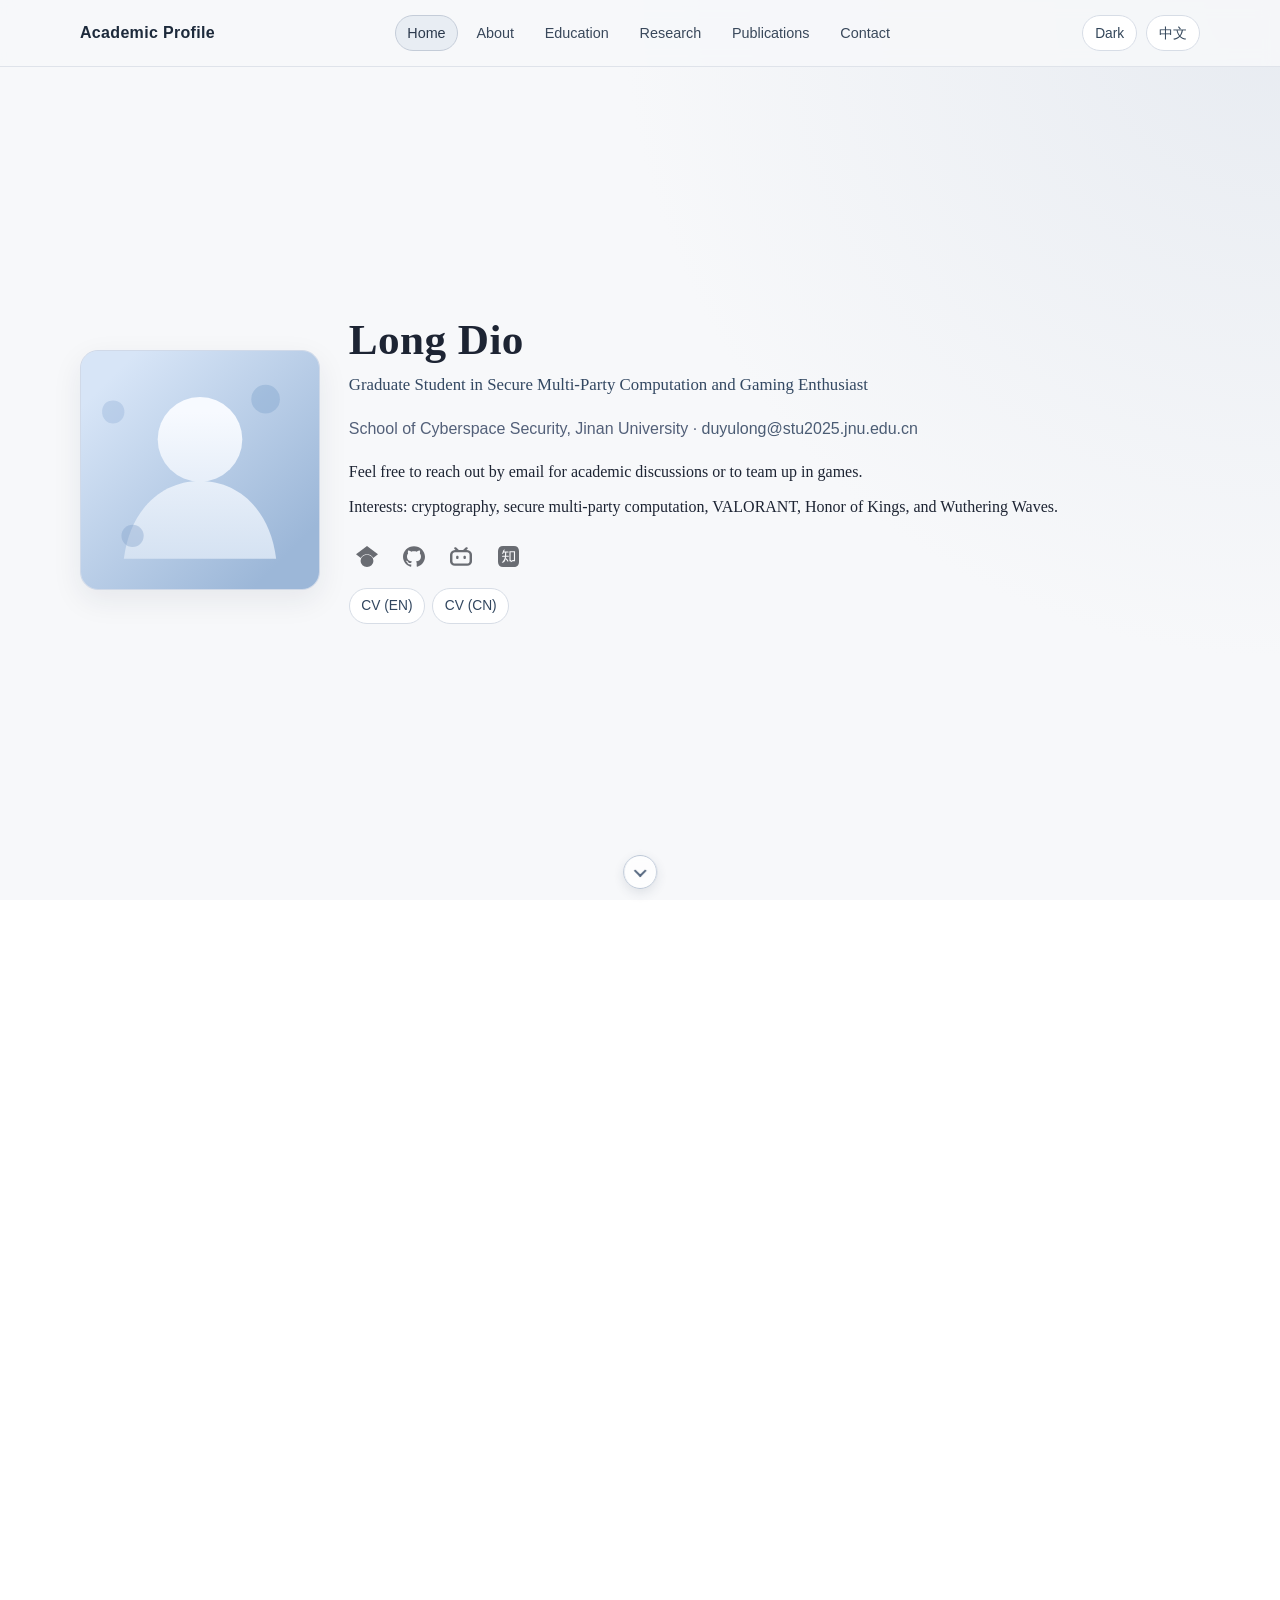
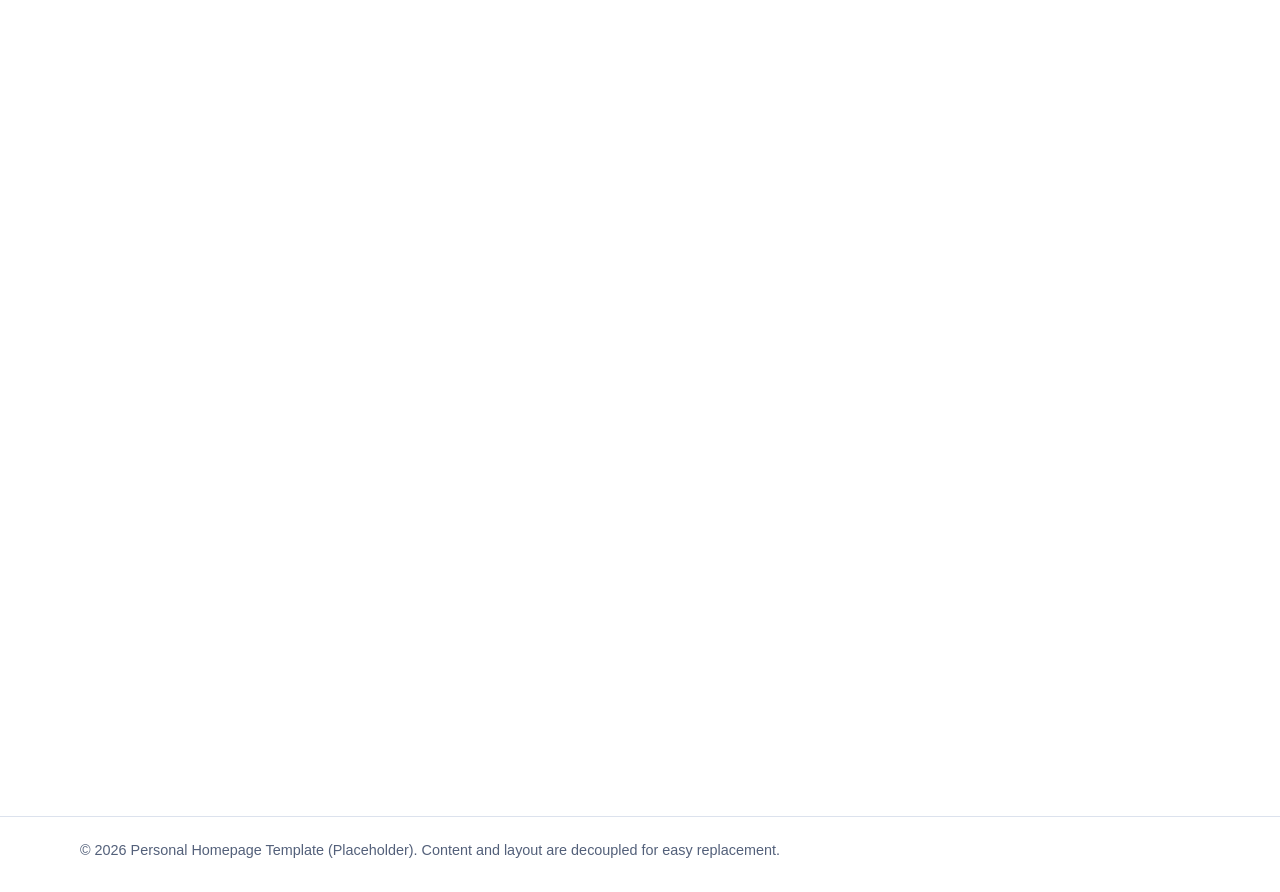
<file: index.html>
﻿<!doctype html>
<html lang="zh-CN">
  <head>
    <meta charset="UTF-8" />
    <meta name="viewport" content="width=device-width, initial-scale=1.0" />
    <title>Academic Homepage Template</title>
    <meta
      name="description"
      content="Academic personal homepage template with placeholder content."
    />
    <script>
      (function () {
        var theme = "light";
        try {
          var stored = localStorage.getItem("theme-preference");
          if (stored === "light" || stored === "dark") {
            theme = stored;
          }
        } catch (error) {}
        document.documentElement.setAttribute("data-theme", theme);
      })();
    </script>
    <link rel="icon" href="assets/images/profile-placeholder.svg" type="image/svg+xml" />
    <link rel="stylesheet" href="assets/css/styles.css?v=20260606b" />
  </head>
  <body>
    <div id="progress-bar" aria-hidden="true"></div>
    <a class="skip-link" href="#main-content">Skip to main content</a>

    <header class="site-header" id="top">
      <div class="container header-inner">
        <a class="brand" href="#hero" data-scroll-link>Academic Profile</a>
        <button
          class="menu-toggle"
          id="menu-toggle"
          aria-label="Toggle navigation menu"
          aria-expanded="false"
          aria-controls="site-nav"
        >
          Menu
        </button>
        <nav class="site-nav" id="site-nav" aria-label="Primary navigation">
          <ul class="nav-links" id="nav-links"></ul>
        </nav>
        <div class="header-actions">
          <button class="theme-toggle" id="theme-toggle" aria-label="Toggle color theme">
            Dark
          </button>
          <button class="lang-toggle" id="lang-toggle" aria-label="Toggle language">
            EN
          </button>
        </div>
      </div>
    </header>

    <main id="main-content">
      <section id="hero" class="section section-hero reveal">
        <div class="container" id="hero-root"></div>
        <a
          class="hero-scroll-hint"
          href="#about"
          data-scroll-link
          aria-label="Scroll to About Me section"
          title="Scroll to About Me"
        ></a>
      </section>

      <section id="about" class="section reveal">
        <div class="container section-shell" id="about-root"></div>
      </section>

      <section id="education" class="section reveal">
        <div class="container section-shell" id="education-root"></div>
      </section>

      <section id="projects" class="section reveal">
        <div class="container section-shell" id="projects-root"></div>
      </section>

      <section id="publications" class="section reveal">
        <div class="container section-shell" id="publications-root"></div>
      </section>

      <section id="location" class="section reveal">
        <div class="container section-shell" id="location-root"></div>
      </section>

      <section id="contact" class="section reveal">
        <div class="container section-shell" id="contact-root"></div>
      </section>
    </main>

    <footer class="site-footer">
      <div class="container" id="footer-root"></div>
    </footer>

    <script src="assets/js/content.js?v=20260606b" defer></script>
    <script src="assets/js/main.js?v=20260606b" defer></script>
  </body>
</html>
</file>
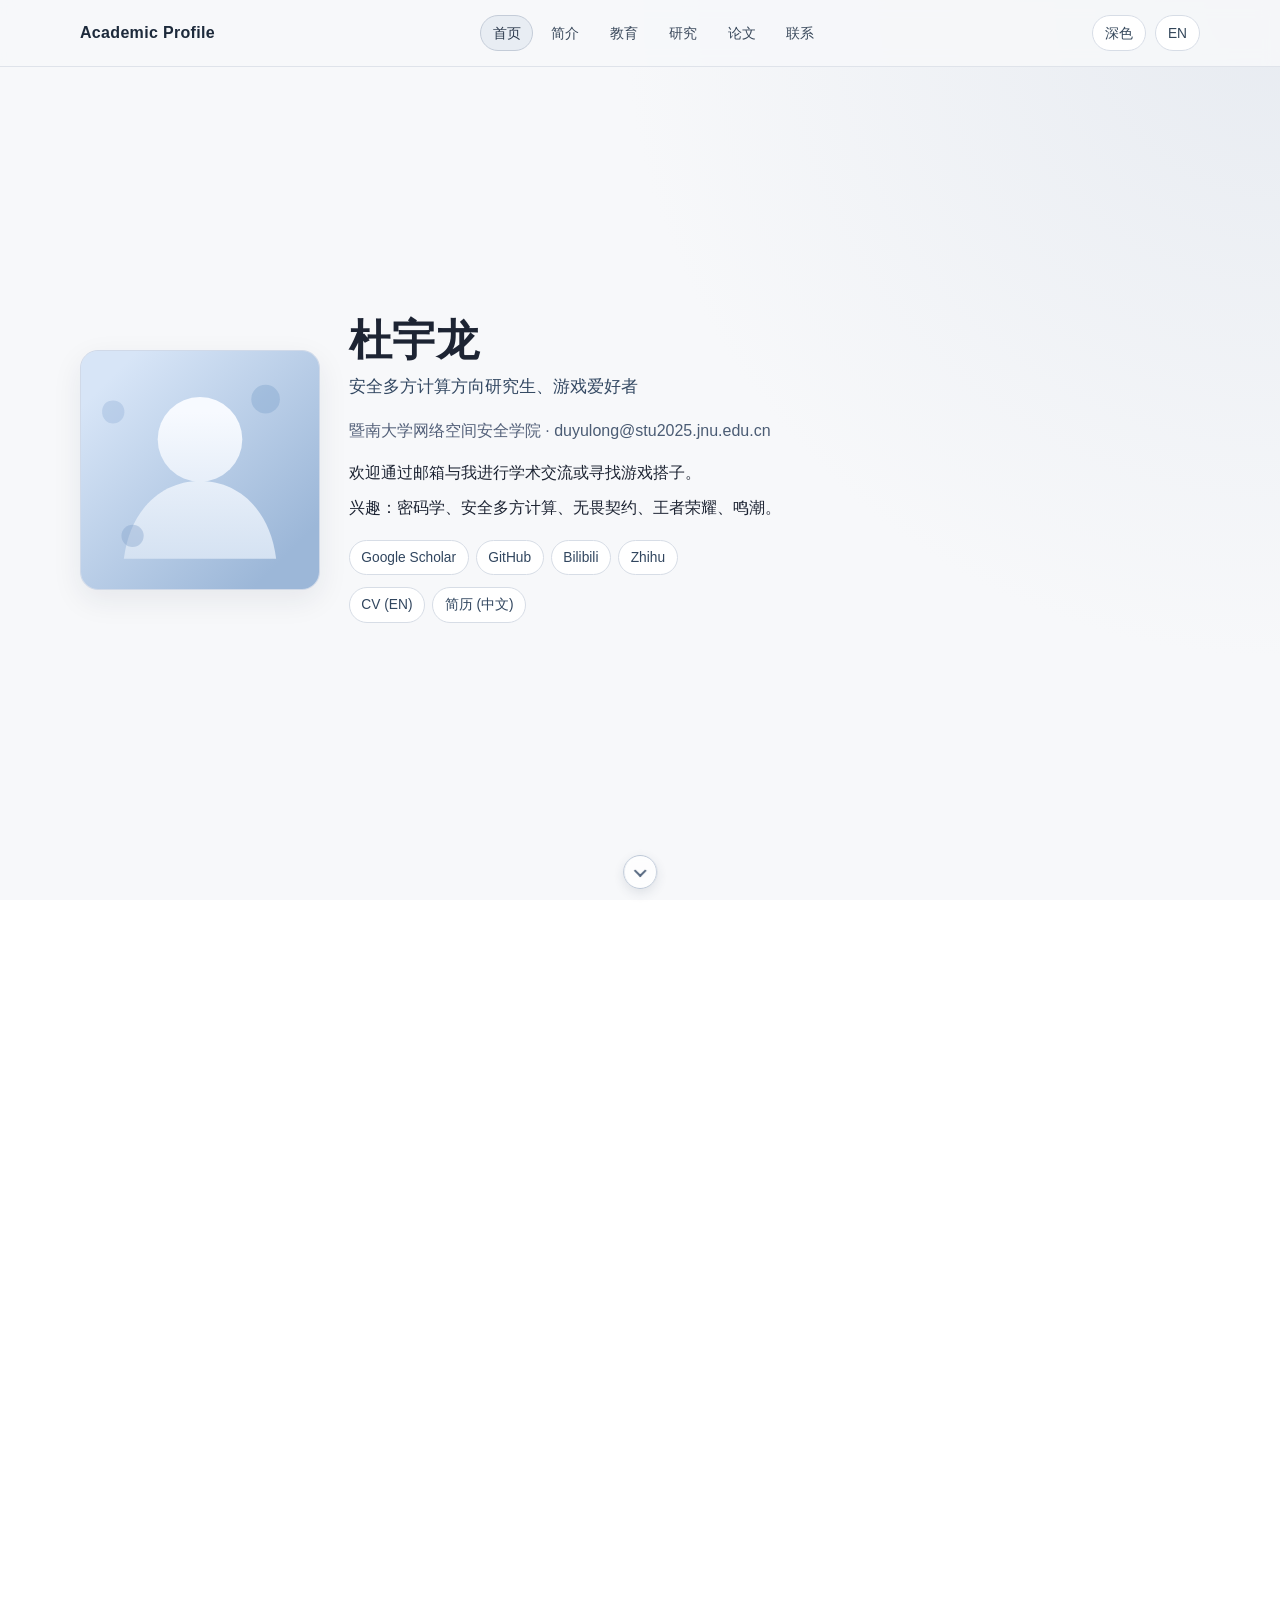
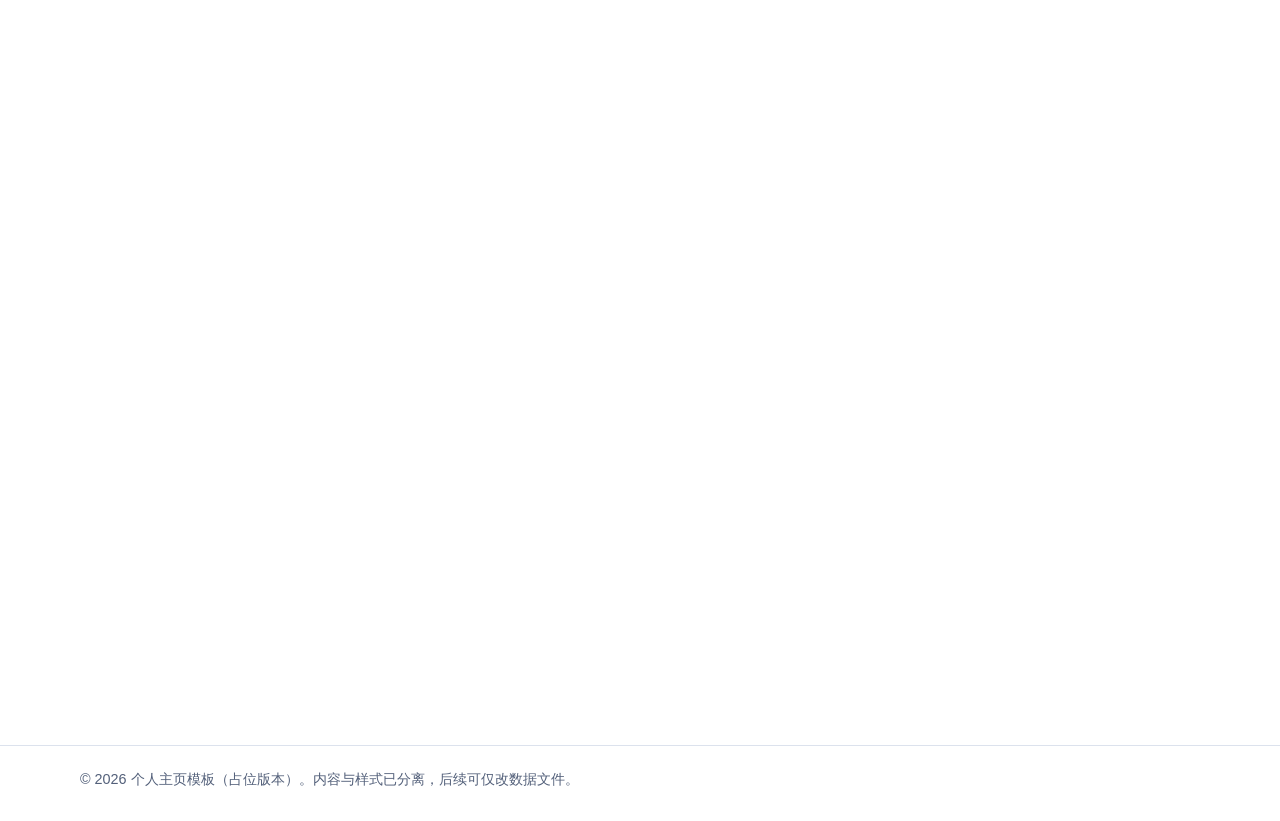
<file: PersonalHomepage/index.html>
﻿<!doctype html>
<html lang="zh-CN">
  <head>
    <meta charset="UTF-8" />
    <meta name="viewport" content="width=device-width, initial-scale=1.0" />
    <title>Academic Homepage Template</title>
    <meta
      name="description"
      content="Academic personal homepage template with placeholder content."
    />
    <script>
      (function () {
        var theme = "light";
        try {
          var stored = localStorage.getItem("theme-preference");
          if (stored === "light" || stored === "dark") {
            theme = stored;
          }
        } catch (error) {}
        document.documentElement.setAttribute("data-theme", theme);
      })();
    </script>
    <link rel="icon" href="assets/images/profile-placeholder.svg" type="image/svg+xml" />
    <link rel="stylesheet" href="assets/css/styles.css?v=20260415m" />
  </head>
  <body>
    <div id="progress-bar" aria-hidden="true"></div>
    <a class="skip-link" href="#main-content">Skip to main content</a>

    <header class="site-header" id="top">
      <div class="container header-inner">
        <a class="brand" href="#hero" data-scroll-link>Academic Profile</a>
        <button
          class="menu-toggle"
          id="menu-toggle"
          aria-label="Toggle navigation menu"
          aria-expanded="false"
          aria-controls="site-nav"
        >
          Menu
        </button>
        <nav class="site-nav" id="site-nav" aria-label="Primary navigation">
          <ul class="nav-links" id="nav-links"></ul>
        </nav>
        <div class="header-actions">
          <button class="theme-toggle" id="theme-toggle" aria-label="Toggle color theme">
            Dark
          </button>
          <button class="lang-toggle" id="lang-toggle" aria-label="Toggle language">
            EN
          </button>
        </div>
      </div>
    </header>

    <main id="main-content">
      <section id="hero" class="section section-hero reveal">
        <div class="container" id="hero-root"></div>
        <a
          class="hero-scroll-hint"
          href="#about"
          data-scroll-link
          aria-label="Scroll to About Me section"
          title="Scroll to About Me"
        ></a>
      </section>

      <section id="about" class="section reveal">
        <div class="container section-shell" id="about-root"></div>
      </section>

      <section id="education" class="section reveal">
        <div class="container section-shell" id="education-root"></div>
      </section>

      <section id="projects" class="section reveal">
        <div class="container section-shell" id="projects-root"></div>
      </section>

      <section id="publications" class="section reveal">
        <div class="container section-shell" id="publications-root"></div>
      </section>

      <section id="location" class="section reveal">
        <div class="container section-shell" id="location-root"></div>
      </section>

      <section id="contact" class="section reveal">
        <div class="container section-shell" id="contact-root"></div>
      </section>
    </main>

    <footer class="site-footer">
      <div class="container" id="footer-root"></div>
    </footer>

    <script src="assets/js/content.js?v=20260415m" defer></script>
    <script src="assets/js/main.js?v=20260415n" defer></script>
  </body>
</html>
</file>
<file: assets/css/styles.css>
:root {
  --bg: #f7f8fa;
  --bg-soft: #ffffff;
  --bg-muted: #f0f2f5;
  --text: #1d2433;
  --text-muted: #5e6675;
  --line: #d7dde6;
  --accent: #4b5c74;
  --accent-soft: #e8edf3;
  --shadow: 0 10px 30px rgba(31, 42, 65, 0.08);
  --radius: 14px;
  --container-width: 70em;
  --reading-line-height: 1.68;
  --header-height: 4.15rem;
}

*,
*::before,
*::after {
  box-sizing: border-box;
}

html {
  scroll-behavior: smooth;
}

body {
  margin: 0;
  color: var(--text);
  background: radial-gradient(circle at top right, #e7ebf1 0%, var(--bg) 42%) fixed;
  font-family: "Source Serif 4", Georgia, serif;
  line-height: var(--reading-line-height);
}
html:lang(zh-CN) body,
html:lang(zh) body {
  font-family: "Source Serif 4", Georgia, "SimSun", "Songti SC", "STSong", serif;
}

a {
  color: var(--accent);
  text-decoration: none;
}

a:hover {
  text-decoration: underline;
}

button,
input {
  font: inherit;
}

.container {
  width: min(var(--container-width), calc(100% - 2.5rem));
  margin: 0 auto;
}

.skip-link {
  position: absolute;
  left: -9999px;
  top: auto;
}

.skip-link:focus {
  left: 0.75rem;
  top: 0.75rem;
  z-index: 10001;
  background: #fff;
  border: 1px solid var(--line);
  border-radius: 8px;
  padding: 0.4rem 0.7rem;
}

#progress-bar {
  position: fixed;
  top: 0;
  left: 0;
  height: 3px;
  width: 100%;
  transform: scaleX(0);
  transform-origin: 0 50%;
  will-change: transform;
  z-index: 10000;
  background: linear-gradient(90deg, #6e7785, #a7afbb);
}

#click-particle-layer {
  position: fixed;
  inset: 0;
  width: 100%;
  height: 100%;
  pointer-events: none;
  z-index: 10001;
}

.site-header {
  position: sticky;
  top: 0;
  z-index: 1000;
  backdrop-filter: blur(8px);
  background: rgba(247, 248, 250, 0.9);
  border-bottom: 1px solid rgba(215, 221, 230, 0.75);
}

.header-inner {
  display: grid;
  grid-template-columns: auto 1fr auto;
  align-items: center;
  gap: 1rem;
  min-height: 4.15rem;
}

.brand {
  font-family: "Noto Sans SC", "Segoe UI", sans-serif;
  font-size: 1rem;
  letter-spacing: 0.02em;
  font-weight: 650;
  color: #1d2a3b;
}

.menu-toggle {
  display: none;
  border: 1px solid var(--line);
  background: #fff;
  border-radius: 8px;
  padding: 0.3rem 0.65rem;
  color: #314154;
}

.site-nav {
  justify-self: center;
}

.nav-links {
  margin: 0;
  padding: 0;
  list-style: none;
  display: flex;
  align-items: center;
  gap: 0.4rem;
}

.nav-link {
  display: inline-block;
  border-radius: 999px;
  padding: 0.3rem 0.7rem;
  font-family: "Noto Sans SC", "Segoe UI", sans-serif;
  font-size: 0.9rem;
  color: #39485b;
  border: 1px solid transparent;
}

.nav-link:hover {
  text-decoration: none;
  border-color: var(--line);
  background: #fff;
}

.nav-link.is-active {
  background: var(--accent-soft);
  border-color: #c4ccd8;
  color: #2b394c;
}

.header-actions {
  display: flex;
  align-items: center;
  gap: 0.55rem;
}

.ghost-button,
.lang-toggle,
.theme-toggle {
  border: 1px solid var(--line);
  border-radius: 999px;
  background: #fff;
  color: #33465a;
  padding: 0.33rem 0.75rem;
  font-family: "Noto Sans SC", "Segoe UI", sans-serif;
  font-size: 0.86rem;
  --lang-hint-ring: rgba(140, 176, 226, 0.34);
}

.ghost-button:hover,
.lang-toggle:hover,
.theme-toggle:hover {
  text-decoration: none;
  background: var(--bg-muted);
}

.lang-toggle.lang-toggle-hint {
  animation: lang-toggle-nudge 1.05s ease-in-out 2;
}

@keyframes lang-toggle-nudge {
  0%,
  100% {
    transform: scale(1);
    box-shadow: 0 0 0 0 var(--lang-hint-ring);
  }
  35% {
    transform: scale(1.12);
    box-shadow: 0 0 0 0.34rem var(--lang-hint-ring);
  }
  65% {
    transform: scale(0.95);
    box-shadow: 0 0 0 0.08rem var(--lang-hint-ring);
  }
}

.section {
  padding: 2.3rem 0;
}

.section + .section {
  border-top: 1px solid rgba(214, 221, 234, 0.7);
}

.section-shell {
  display: grid;
  gap: 1rem;
}

.section-header {
  display: grid;
  gap: 0.35rem;
  margin-bottom: 0.8rem;
}

.section-title {
  margin: 0;
  font-size: clamp(1.35rem, 2.1vw, 1.7rem);
  line-height: 1.24;
}

.section-subtitle {
  margin: 0;
  color: var(--text-muted);
  font-size: 0.95rem;
  font-family: "Noto Sans SC", "Segoe UI", sans-serif;
}

.section-body p {
  margin: 0.55rem 0 0;
  color: #263349;
}

.section-list {
  margin: 0.7rem 0 0;
  padding-left: 1.2rem;
}

.section-list li {
  margin-top: 0.35rem;
  color: #2e3a4f;
}

.section-hero {
  min-height: calc(100vh - var(--header-height));
  min-height: calc(100dvh - var(--header-height));
  position: relative;
  display: flex;
  align-items: center;
  padding: 1.2rem 0 3rem;
}

.hero-scroll-hint {
  position: absolute;
  left: 50%;
  bottom: 0.75rem;
  transform: translateX(-50%);
  width: 2.1rem;
  height: 2.1rem;
  border-radius: 999px;
  border: 1px solid #bcc7d6;
  background: rgba(255, 255, 255, 0.72);
  box-shadow: 0 4px 12px rgba(41, 55, 81, 0.12);
  backdrop-filter: blur(5px);
  cursor: pointer;
  text-decoration: none;
  animation: hero-arrow-bob 1.45s ease-in-out infinite;
}

.hero-scroll-hint::before {
  content: "";
  position: absolute;
  left: 50%;
  top: 46%;
  width: 0.58rem;
  height: 0.58rem;
  border-right: 2px solid #53657e;
  border-bottom: 2px solid #53657e;
  transform: translate(-50%, -50%) rotate(45deg);
}

.hero-scroll-hint:hover {
  background: rgba(255, 255, 255, 0.94);
}


@keyframes hero-arrow-bob {
  0%,
  100% {
    transform: translateX(-50%) translateY(0);
  }
  50% {
    transform: translateX(-50%) translateY(4px);
  }
}

.hero-layout {
  display: grid;
  grid-template-columns: minmax(180px, 240px) minmax(0, 1fr);
  gap: 1.8rem;
  align-items: center;
}

.hero-avatar {
  width: 100%;
  border-radius: 18px;
  border: 1px solid #d0d9e8;
  box-shadow: var(--shadow);
  display: block;
  background: #dde6f3;
}

.hero-name {
  margin: 0;
  font-size: clamp(2rem, 4vw, 2.7rem);
  line-height: 1.1;
  letter-spacing: 0.01em;
}

.hero-role {
  margin-top: 0.5rem;
  color: #334862;
  font-size: 1.05rem;
}

.hero-contact {
  margin-top: 0.3rem;
  color: #536079;
  font-family: "Noto Sans SC", "Segoe UI", sans-serif;
}

.hero-summary {
  margin-top: 0.95rem;
}

.hero-summary p {
  margin: 0.5rem 0 0;
}

.social-list {
  margin: 1.1rem 0 0;
  padding: 0;
  list-style: none;
  display: flex;
  flex-wrap: wrap;
  gap: 0.7rem;
}

.social-link {
  width: 2.25rem;
  height: 2.25rem;
  display: inline-flex;
  align-items: center;
  justify-content: center;
  border-radius: 999px;
  color: #5f6470;
}

.social-icon {
  width: 1.35rem;
  height: 1.35rem;
  display: block;
  opacity: 0.92;
  filter: brightness(0) saturate(100%) invert(38%) sepia(6%) saturate(472%) hue-rotate(181deg) brightness(94%) contrast(86%);
  transition: filter 0.2s ease, opacity 0.2s ease, transform 0.2s ease;
}

.social-label {
  font-size: 0.82rem;
}

.social-link:hover {
  text-decoration: none;
  background: rgba(82, 94, 114, 0.08);
}

.social-link:hover .social-icon {
  opacity: 1;
  transform: translateY(-1px);
  filter: brightness(0) saturate(100%) invert(22%) sepia(17%) saturate(817%) hue-rotate(174deg) brightness(93%) contrast(88%);
}

.hero-cv a {
  display: inline-flex;
  align-items: center;
  border: 1px solid var(--line);
  background: #fff;
  border-radius: 999px;
  padding: 0.32rem 0.72rem;
  color: #31465f;
  font-family: "Noto Sans SC", "Segoe UI", sans-serif;
  font-size: 0.86rem;
}

.hero-cv a:hover {
  text-decoration: none;
  background: var(--bg-muted);
}

.hero-cv {
  margin-top: 0.75rem;
  display: flex;
  flex-wrap: wrap;
  gap: 0.45rem;
}

.card-grid {
  display: grid;
  gap: 0.85rem;
}

.card {
  background: var(--bg-soft);
  border: 1px solid var(--line);
  border-radius: var(--radius);
  padding: 0.9rem 1rem;
  box-shadow: 0 4px 18px rgba(20, 35, 60, 0.04);
}

.card-title {
  margin: 0;
  font-size: 1.02rem;
  line-height: 1.35;
}

.card-meta {
  margin-top: 0.25rem;
  color: #56647b;
  font-family: "Noto Sans SC", "Segoe UI", sans-serif;
  font-size: 0.9rem;
}

.timeline {
  position: relative;
  margin-top: 0.75rem;
  padding-left: 1.3rem;
}

.timeline::before {
  content: "";
  position: absolute;
  left: 0.36rem;
  top: 0.2rem;
  bottom: 0.2rem;
  width: 1px;
  background: #c5d2e8;
}

.timeline-item {
  position: relative;
  margin-top: 0.6rem;
  background: #fff;
  border: 1px solid var(--line);
  border-radius: var(--radius);
  padding: 0.8rem 0.9rem;
}

.timeline-item::before {
  content: "";
  position: absolute;
  left: -1.11rem;
  top: 1rem;
  width: 0.58rem;
  height: 0.58rem;
  border-radius: 50%;
  border: 1px solid #9eb6da;
  background: #fff;
}

.timeline-head {
  display: flex;
  flex-wrap: wrap;
  gap: 0.45rem;
  justify-content: space-between;
}

.timeline-school {
  display: flex;
  align-items: center;
  gap: 0.55rem;
  min-width: 0;
}

.school-title-wordmark {
  display: flex;
  align-items: center;
  gap: 0.36rem;
  line-height: 1.1;
}

.school-wordmark {
  display: block;
  width: auto;
  height: 1.4rem;
  object-fit: contain;
  filter: none;
}

.school-wordmark-jnu {
  height: 1.6rem;
}

.school-wordmark-swu {
  height: 1.34rem;
}

.school-tier {
  color: inherit;
  font-size: 1em;
  font-weight: inherit;
  line-height: inherit;
  font-family: inherit;
}

.school-emblem {
  width: 50px;
  height: 50px;
  flex: 0 0 50px;
  border-radius: 50%;
  border: 1px solid #b8c8e0;
  background: #fff;
  object-fit: contain;
  box-shadow: 0 2px 8px rgba(27, 38, 60, 0.12);
}

.timeline-date {
  color: #5c6980;
  font-family: "Noto Sans SC", "Segoe UI", sans-serif;
  font-size: 0.87rem;
}

.publication-panel {
  display: grid;
  gap: 0.9rem;
}

.publication-toolbar {
  display: grid;
  gap: 0.75rem;
}

.publication-stats {
  display: flex;
  flex-wrap: wrap;
  gap: 0.55rem;
}

.stat-pill {
  border-radius: 999px;
  background: #fff;
  border: 1px solid var(--line);
  padding: 0.3rem 0.7rem;
  font-family: "Noto Sans SC", "Segoe UI", sans-serif;
  font-size: 0.86rem;
}

.publication-search {
  width: 100%;
  border: 1px solid var(--line);
  border-radius: 10px;
  background: #fff;
  padding: 0.52rem 0.7rem;
}

.publication-search::placeholder {
  color: #7b8ca5;
}

.publication-search:focus,
.filter-btn:focus,
.lang-toggle:focus,
.theme-toggle:focus,
.ghost-button:focus,
.menu-toggle:focus,
.nav-link:focus,
.social-link:focus,
.address-toggle:focus {
  outline: 2px solid #8cb0e2;
  outline-offset: 2px;
}

.filter-row {
  display: flex;
  flex-wrap: wrap;
  gap: 0.45rem;
}

.filter-btn {
  border: 1px solid var(--line);
  background: #fff;
  border-radius: 999px;
  padding: 0.28rem 0.7rem;
  font-family: "Noto Sans SC", "Segoe UI", sans-serif;
  font-size: 0.84rem;
  color: #334964;
}

.filter-btn.is-active {
  border-color: #c0c9d6;
  background: var(--accent-soft);
  color: #2b394c;
}

.pub-list {
  display: grid;
  gap: 0.6rem;
}

.publication-card {
  background: #fff;
  border: 1px solid var(--line);
  border-radius: var(--radius);
  padding: 0.9rem 1rem;
  display: grid;
  gap: 0.45rem;
}

.pub-head {
  display: flex;
  flex-wrap: wrap;
  gap: 0.45rem;
  align-items: center;
}

.pub-year,
.pub-type,
.pub-tag {
  border-radius: 999px;
  padding: 0.12rem 0.52rem;
  font-family: "Noto Sans SC", "Segoe UI", sans-serif;
  font-size: 0.78rem;
  border: 1px solid #cbd2de;
  background: #f2f5f9;
  color: #3e4d60;
}

.pub-links {
  display: flex;
  flex-wrap: wrap;
  gap: 0.45rem;
}

.pub-links a {
  font-family: "Noto Sans SC", "Segoe UI", sans-serif;
  font-size: 0.84rem;
}

.pub-empty {
  display: none;
  border: 1px dashed #c3cee0;
  border-radius: var(--radius);
  padding: 1rem;
  background: #fff;
  color: #5e6a80;
}

.pub-empty.is-visible {
  display: block;
}

.location-card {
  display: grid;
  gap: 0.75rem;
}

.address-toggle {
  width: fit-content;
  border: 1px solid var(--line);
  border-radius: 999px;
  background: #fff;
  color: #334962;
  padding: 0.28rem 0.7rem;
  font-family: "Noto Sans SC", "Segoe UI", sans-serif;
  font-size: 0.84rem;
}

.map-placeholder,
.map-embed {
  width: 100%;
  border-radius: var(--radius);
  border: 1px solid var(--line);
  box-shadow: 0 3px 12px rgba(27, 38, 60, 0.08);
  display: block;
}

.map-embed {
  min-height: 300px;
  border: 1px solid var(--line);
  background: #eef2f8;
}
.map-embed-crop {
  --map-crop-top: 30%;
  --map-crop-bottom: 25%;
  --map-crop-side: 35%;
  position: relative;
  width: 100%;
  min-height: 425px;
  border-radius: var(--radius);
  border: 1px solid var(--line);
  box-shadow: 0 3px 12px rgba(27, 38, 60, 0.08);
  background: #eef2f8;
  overflow: hidden;
}

.map-embed--inner {
  position: absolute;
  top: calc(var(--map-crop-top) * -1);
  left: calc(var(--map-crop-side) * -1);
  width: calc(100% + var(--map-crop-side) + var(--map-crop-side));
  height: calc(100% + var(--map-crop-top) + var(--map-crop-bottom));
  min-height: 0;
  border: 0;
  border-radius: 0;
  box-shadow: none;
}

.amap-interactive-map {
  position: relative;
  overflow: hidden;
  min-height: 425px;
}

.amap-interactive-map .leaflet-container,
.amap-interactive-map .amap-container {
  width: 100%;
  height: 100% !important;
  min-height: inherit;
  border-radius: inherit;
  background: #e9eff8;
  font-family: "Noto Sans SC", "Segoe UI", sans-serif;
}

.amap-interactive-map .amap-maps {
  border-radius: inherit;
}

.amap-location-pin {
  position: relative;
  display: block;
  width: 24px;
  height: 34px;
  filter: drop-shadow(0 3px 5px rgba(20, 32, 52, 0.28));
}

.amap-location-pin::before {
  content: "";
  position: absolute;
  left: 50%;
  top: 0;
  width: 24px;
  height: 24px;
  border: 2px solid #ffffff;
  border-radius: 50% 50% 50% 0;
  background: #e23b32;
  transform: translateX(-50%) rotate(-45deg);
  box-sizing: border-box;
}

.amap-location-pin::after {
  content: "";
  position: absolute;
  left: 50%;
  top: 7px;
  width: 8px;
  height: 8px;
  border-radius: 50%;
  background: #ffffff;
  transform: translateX(-50%);
}

.map-embed-frame {
  width: 100%;
  height: 100%;
  min-height: inherit;
  border: 0;
  border-radius: inherit;
  display: block;
}

.map-loading,
.map-fallback-text {
  min-height: inherit;
  height: 100%;
  display: flex;
  align-items: center;
  justify-content: center;
  margin: 0;
  color: #596880;
  font-family: "Noto Sans SC", "Segoe UI", sans-serif;
  font-size: 0.9rem;
}

.map-actions {
  margin: 0;
}

.map-open-link {
  display: inline-flex;
  align-items: center;
  gap: 0.35rem;
  border: 1px solid var(--line);
  border-radius: 999px;
  background: #fff;
  color: #334962;
  padding: 0.28rem 0.75rem;
  font-family: "Noto Sans SC", "Segoe UI", sans-serif;
  font-size: 0.84rem;
  text-decoration: none;
}

.map-open-link:hover {
  background: var(--bg-muted);
  text-decoration: none;
}

.contact-grid {
  display: grid;
  grid-template-columns: repeat(2, minmax(0, 1fr));
  gap: 0.6rem;
}

.contact-item {
  background: #fff;
  border: 1px solid var(--line);
  border-radius: var(--radius);
  padding: 0.75rem 0.85rem;
}

.contact-label {
  margin: 0;
  font-family: "Noto Sans SC", "Segoe UI", sans-serif;
  font-size: 0.82rem;
  color: #61708a;
}

.contact-value {
  margin: 0.2rem 0 0;
  color: #1f3046;
}

.site-footer {
  border-top: 1px solid rgba(214, 221, 234, 0.85);
  padding: 1.3rem 0 1.9rem;
}

.site-footer p {
  margin: 0;
  color: #53607a;
  font-family: "Noto Sans SC", "Segoe UI", sans-serif;
  font-size: 0.9rem;
}

.muted {
  color: var(--text-muted);
}

.hidden {
  display: none !important;
}

.reveal {
  opacity: 0;
  transform: translateY(18px);
  transition: opacity 0.45s ease, transform 0.45s ease;
}

.reveal.is-visible {
  opacity: 1;
  transform: none;
}

@media (max-width: 1024px) {
  .header-inner {
    grid-template-columns: auto auto 1fr;
  }

  .menu-toggle {
    display: inline-flex;
    justify-self: start;
  }

  .site-nav {
    grid-column: 1 / -1;
    justify-self: stretch;
    display: none;
    padding-bottom: 0.75rem;
  }

  .site-header.menu-open .site-nav {
    display: block;
  }

  .nav-links {
    flex-wrap: wrap;
  }

  .header-actions {
    justify-self: end;
  }
}

@media (max-width: 768px) {
  .container {
    width: min(var(--container-width), calc(100% - 1.6rem));
  }

  .hero-layout {
    grid-template-columns: 1fr;
  }

  .hero-avatar-wrap {
    max-width: 220px;
  }

  .contact-grid {
    grid-template-columns: 1fr;
  }

  .map-embed {
    min-height: 240px;
  }

  .map-embed-crop {
    --map-crop-top: 30%;
    --map-crop-bottom: 23%;
    --map-crop-side: 13%;
    min-height: 320px;
  }

  .school-emblem {
    width: 36px;
    height: 36px;
    flex-basis: 36px;
  }

  .school-wordmark {
    height: 1.16rem;
  }

  .school-wordmark-jnu {
    height: 1.3rem;
  }

  .school-wordmark-swu {
    height: 1.16rem;
  }

}

@media (max-width: 560px) {
  .header-actions {
    gap: 0.4rem;
  }

  .ghost-button,
  .lang-toggle,
  .theme-toggle {
    padding: 0.28rem 0.58rem;
    font-size: 0.8rem;
  }

  .section {
    padding: 1.85rem 0;
  }
}

@media (prefers-reduced-motion: reduce) {
  html {
    scroll-behavior: auto;
  }

  #progress-bar,
  .reveal {
    transition: none;
  }

}





.menu-toggle,
.ghost-button,
.lang-toggle,
.theme-toggle,
.nav-link,
.card,
.timeline-item,
.publication-card,
.contact-item,
.stat-pill,
.publication-search,
.filter-btn,
.address-toggle,
.social-link,
.hero-cv a,
.site-header,
body {
  transition: background-color 0.25s ease, color 0.25s ease, border-color 0.25s ease, box-shadow 0.25s ease;
}

html[data-theme="dark"] body {
  color: #e2e9f5;
  background: radial-gradient(circle at top right, #2a4169 0%, #0e1728 45%) fixed;
}

html[data-theme="dark"] a {
  color: #a8cbff;
}

html[data-theme="dark"] #progress-bar {
  background: linear-gradient(90deg, #4a74ab, #7ea3d5);
}

html[data-theme="dark"] .site-header {
  background: rgba(12, 18, 30, 0.84);
  border-bottom: 1px solid rgba(70, 90, 125, 0.6);
}

html[data-theme="dark"] .brand {
  color: #e8f0ff;
}

html[data-theme="dark"] .menu-toggle,
html[data-theme="dark"] .ghost-button,
html[data-theme="dark"] .lang-toggle,
html[data-theme="dark"] .theme-toggle,
html[data-theme="dark"] .hero-cv a,
html[data-theme="dark"] .filter-btn,
html[data-theme="dark"] .address-toggle,
html[data-theme="dark"] .publication-search,
html[data-theme="dark"] .stat-pill {
  background: #1a2740;
  border-color: #364867;
  color: #d3def4;
}

html[data-theme="dark"] .social-link {
  color: #b7c2d6;
}

html[data-theme="dark"] .social-icon {
  filter: brightness(0) saturate(100%) invert(75%) sepia(10%) saturate(506%) hue-rotate(181deg) brightness(89%) contrast(87%);
}

html[data-theme="dark"] .social-link:hover {
  background: rgba(183, 194, 214, 0.12);
}

html[data-theme="dark"] .social-link:hover .social-icon {
  filter: brightness(0) saturate(100%) invert(91%) sepia(9%) saturate(515%) hue-rotate(180deg) brightness(102%) contrast(97%);
}

html[data-theme="dark"] .lang-toggle {
  --lang-hint-ring: rgba(126, 163, 213, 0.42);
}

html[data-theme="dark"] .publication-search::placeholder {
  color: #9cb0d1;
}

html[data-theme="dark"] .nav-link {
  color: #c5d1e8;
}

html[data-theme="dark"] .nav-link:hover {
  background: #202f4a;
  border-color: #3a4e71;
}

html[data-theme="dark"] .nav-link.is-active {
  background: #2c4063;
  border-color: #4f6f9f;
  color: #e3edff;
}

html[data-theme="dark"] .hero-scroll-hint {
  border-color: #4f6488;
  background: rgba(21, 33, 53, 0.72);
  box-shadow: 0 6px 16px rgba(5, 11, 20, 0.34);
}

html[data-theme="dark"] .hero-scroll-hint::before {
  border-right-color: #b7c8e5;
  border-bottom-color: #b7c8e5;
}

html[data-theme="dark"] .hero-scroll-hint:hover {
  background: rgba(30, 46, 72, 0.9);
}

html[data-theme="dark"] .section + .section {
  border-top: 1px solid rgba(70, 90, 125, 0.5);
}

html[data-theme="dark"] .section-body p,
html[data-theme="dark"] .section-list li,
html[data-theme="dark"] .hero-role,
html[data-theme="dark"] .hero-contact,
html[data-theme="dark"] .card-meta,
html[data-theme="dark"] .timeline-date,
html[data-theme="dark"] .contact-label,
html[data-theme="dark"] .site-footer p {
  color: #aebdd8;
}

html[data-theme="dark"] .card,
html[data-theme="dark"] .timeline-item,
html[data-theme="dark"] .publication-card,
html[data-theme="dark"] .contact-item,
html[data-theme="dark"] .pub-empty {
  background: #172236;
  border-color: #33445f;
}

html[data-theme="dark"] .timeline::before {
  background: #47638d;
}

html[data-theme="dark"] .timeline-item::before {
  border-color: #5f81b7;
  background: #172236;
}

html[data-theme="dark"] .school-emblem {
  border-color: #b8c8e0;
  background: #fff;
  filter: none !important;
  opacity: 1;
}

html[data-theme="dark"] .school-wordmark {
  filter: brightness(0) invert(1);
  opacity: 0.96;
}

html[data-theme="dark"] .hero-avatar {
  background: #243651;
  border-color: #405879;
  box-shadow: 0 12px 28px rgba(5, 10, 20, 0.38);
}

html[data-theme="dark"] .map-placeholder,
html[data-theme="dark"] .map-embed,
html[data-theme="dark"] .map-embed-crop {
  border-color: #33445f;
  box-shadow: 0 8px 18px rgba(4, 8, 16, 0.35);
}

html[data-theme="dark"] .amap-interactive-map .leaflet-container,
html[data-theme="dark"] .amap-interactive-map .amap-container {
  background: #1a2a42;
}

html[data-theme="dark"] .map-loading,
html[data-theme="dark"] .map-fallback-text {
  color: #b5c5df;
}

html[data-theme="dark"] .map-open-link {
  background: #1a2740;
  border-color: #364867;
  color: #d3def4;
}

html[data-theme="dark"] .map-open-link:hover {
  background: #223454;
}

html[data-theme="dark"] .pub-year,
html[data-theme="dark"] .pub-type,
html[data-theme="dark"] .pub-tag {
  border-color: #4b6b9b;
  background: #2a3f61;
  color: #d8e6ff;
}

html[data-theme="dark"] .site-footer {
  border-top: 1px solid rgba(70, 90, 125, 0.55);
}
</file>
<file: PersonalHomepage/assets/css/styles.css>
:root {
  --bg: #f7f8fa;
  --bg-soft: #ffffff;
  --bg-muted: #f0f2f5;
  --text: #1d2433;
  --text-muted: #5e6675;
  --line: #d7dde6;
  --accent: #4b5c74;
  --accent-soft: #e8edf3;
  --shadow: 0 10px 30px rgba(31, 42, 65, 0.08);
  --radius: 14px;
  --container-width: 70em;
  --reading-line-height: 1.68;
  --header-height: 4.15rem;
}

*,
*::before,
*::after {
  box-sizing: border-box;
}

html {
  scroll-behavior: smooth;
}

body {
  margin: 0;
  color: var(--text);
  background: radial-gradient(circle at top right, #e7ebf1 0%, var(--bg) 42%) fixed;
  font-family: "Source Serif 4", Georgia, serif;
  line-height: var(--reading-line-height);
}
html:lang(zh-CN) body,
html:lang(zh) body {
  font-family: "Source Serif 4", Georgia, "SimSun", "Songti SC", "STSong", serif;
}

a {
  color: var(--accent);
  text-decoration: none;
}

a:hover {
  text-decoration: underline;
}

button,
input {
  font: inherit;
}

.container {
  width: min(var(--container-width), calc(100% - 2.5rem));
  margin: 0 auto;
}

.skip-link {
  position: absolute;
  left: -9999px;
  top: auto;
}

.skip-link:focus {
  left: 0.75rem;
  top: 0.75rem;
  z-index: 10001;
  background: #fff;
  border: 1px solid var(--line);
  border-radius: 8px;
  padding: 0.4rem 0.7rem;
}

#progress-bar {
  position: fixed;
  top: 0;
  left: 0;
  height: 3px;
  width: 100%;
  transform: scaleX(0);
  transform-origin: 0 50%;
  will-change: transform;
  z-index: 10000;
  background: linear-gradient(90deg, #6e7785, #a7afbb);
}

#click-particle-layer {
  position: fixed;
  inset: 0;
  width: 100%;
  height: 100%;
  pointer-events: none;
  z-index: 10001;
}

.site-header {
  position: sticky;
  top: 0;
  z-index: 1000;
  backdrop-filter: blur(8px);
  background: rgba(247, 248, 250, 0.9);
  border-bottom: 1px solid rgba(215, 221, 230, 0.75);
}

.header-inner {
  display: grid;
  grid-template-columns: auto 1fr auto;
  align-items: center;
  gap: 1rem;
  min-height: 4.15rem;
}

.brand {
  font-family: "Noto Sans SC", "Segoe UI", sans-serif;
  font-size: 1rem;
  letter-spacing: 0.02em;
  font-weight: 650;
  color: #1d2a3b;
}

.menu-toggle {
  display: none;
  border: 1px solid var(--line);
  background: #fff;
  border-radius: 8px;
  padding: 0.3rem 0.65rem;
  color: #314154;
}

.site-nav {
  justify-self: center;
}

.nav-links {
  margin: 0;
  padding: 0;
  list-style: none;
  display: flex;
  align-items: center;
  gap: 0.4rem;
}

.nav-link {
  display: inline-block;
  border-radius: 999px;
  padding: 0.3rem 0.7rem;
  font-family: "Noto Sans SC", "Segoe UI", sans-serif;
  font-size: 0.9rem;
  color: #39485b;
  border: 1px solid transparent;
}

.nav-link:hover {
  text-decoration: none;
  border-color: var(--line);
  background: #fff;
}

.nav-link.is-active {
  background: var(--accent-soft);
  border-color: #c4ccd8;
  color: #2b394c;
}

.header-actions {
  display: flex;
  align-items: center;
  gap: 0.55rem;
}

.ghost-button,
.lang-toggle,
.theme-toggle {
  border: 1px solid var(--line);
  border-radius: 999px;
  background: #fff;
  color: #33465a;
  padding: 0.33rem 0.75rem;
  font-family: "Noto Sans SC", "Segoe UI", sans-serif;
  font-size: 0.86rem;
  --lang-hint-ring: rgba(140, 176, 226, 0.34);
}

.ghost-button:hover,
.lang-toggle:hover,
.theme-toggle:hover {
  text-decoration: none;
  background: var(--bg-muted);
}

.lang-toggle.lang-toggle-hint {
  animation: lang-toggle-nudge 1.05s ease-in-out 2;
}

@keyframes lang-toggle-nudge {
  0%,
  100% {
    transform: scale(1);
    box-shadow: 0 0 0 0 var(--lang-hint-ring);
  }
  35% {
    transform: scale(1.12);
    box-shadow: 0 0 0 0.34rem var(--lang-hint-ring);
  }
  65% {
    transform: scale(0.95);
    box-shadow: 0 0 0 0.08rem var(--lang-hint-ring);
  }
}

.section {
  padding: 2.3rem 0;
}

.section + .section {
  border-top: 1px solid rgba(214, 221, 234, 0.7);
}

.section-shell {
  display: grid;
  gap: 1rem;
}

.section-header {
  display: grid;
  gap: 0.35rem;
  margin-bottom: 0.8rem;
}

.section-title {
  margin: 0;
  font-size: clamp(1.35rem, 2.1vw, 1.7rem);
  line-height: 1.24;
}

.section-subtitle {
  margin: 0;
  color: var(--text-muted);
  font-size: 0.95rem;
  font-family: "Noto Sans SC", "Segoe UI", sans-serif;
}

.section-body p {
  margin: 0.55rem 0 0;
  color: #263349;
}

.section-list {
  margin: 0.7rem 0 0;
  padding-left: 1.2rem;
}

.section-list li {
  margin-top: 0.35rem;
  color: #2e3a4f;
}

.section-hero {
  min-height: calc(100vh - var(--header-height));
  min-height: calc(100dvh - var(--header-height));
  position: relative;
  display: flex;
  align-items: center;
  padding: 1.2rem 0 3rem;
}

.hero-scroll-hint {
  position: absolute;
  left: 50%;
  bottom: 0.75rem;
  transform: translateX(-50%);
  width: 2.1rem;
  height: 2.1rem;
  border-radius: 999px;
  border: 1px solid #bcc7d6;
  background: rgba(255, 255, 255, 0.72);
  box-shadow: 0 4px 12px rgba(41, 55, 81, 0.12);
  backdrop-filter: blur(5px);
  cursor: pointer;
  text-decoration: none;
  animation: hero-arrow-bob 1.45s ease-in-out infinite;
}

.hero-scroll-hint::before {
  content: "";
  position: absolute;
  left: 50%;
  top: 46%;
  width: 0.58rem;
  height: 0.58rem;
  border-right: 2px solid #53657e;
  border-bottom: 2px solid #53657e;
  transform: translate(-50%, -50%) rotate(45deg);
}

.hero-scroll-hint:hover {
  background: rgba(255, 255, 255, 0.94);
}


@keyframes hero-arrow-bob {
  0%,
  100% {
    transform: translateX(-50%) translateY(0);
  }
  50% {
    transform: translateX(-50%) translateY(4px);
  }
}

.hero-layout {
  display: grid;
  grid-template-columns: minmax(180px, 240px) minmax(0, 1fr);
  gap: 1.8rem;
  align-items: center;
}

.hero-avatar {
  width: 100%;
  border-radius: 18px;
  border: 1px solid #d0d9e8;
  box-shadow: var(--shadow);
  display: block;
  background: #dde6f3;
}

.hero-name {
  margin: 0;
  font-size: clamp(2rem, 4vw, 2.7rem);
  line-height: 1.1;
  letter-spacing: 0.01em;
}

.hero-role {
  margin-top: 0.5rem;
  color: #334862;
  font-size: 1.05rem;
}

.hero-contact {
  margin-top: 0.3rem;
  color: #536079;
  font-family: "Noto Sans SC", "Segoe UI", sans-serif;
}

.hero-summary {
  margin-top: 0.95rem;
}

.hero-summary p {
  margin: 0.5rem 0 0;
}

.social-list {
  margin: 1.1rem 0 0;
  padding: 0;
  list-style: none;
  display: flex;
  flex-wrap: wrap;
  gap: 0.45rem;
}

.social-list a,
.hero-cv a {
  display: inline-flex;
  align-items: center;
  border: 1px solid var(--line);
  background: #fff;
  border-radius: 999px;
  padding: 0.32rem 0.72rem;
  color: #31465f;
  font-family: "Noto Sans SC", "Segoe UI", sans-serif;
  font-size: 0.86rem;
}

.social-list a:hover,
.hero-cv a:hover {
  text-decoration: none;
  background: var(--bg-muted);
}

.hero-cv {
  margin-top: 0.75rem;
  display: flex;
  flex-wrap: wrap;
  gap: 0.45rem;
}

.card-grid {
  display: grid;
  gap: 0.85rem;
}

.card {
  background: var(--bg-soft);
  border: 1px solid var(--line);
  border-radius: var(--radius);
  padding: 0.9rem 1rem;
  box-shadow: 0 4px 18px rgba(20, 35, 60, 0.04);
}

.card-title {
  margin: 0;
  font-size: 1.02rem;
  line-height: 1.35;
}

.card-meta {
  margin-top: 0.25rem;
  color: #56647b;
  font-family: "Noto Sans SC", "Segoe UI", sans-serif;
  font-size: 0.9rem;
}

.timeline {
  position: relative;
  margin-top: 0.75rem;
  padding-left: 1.3rem;
}

.timeline::before {
  content: "";
  position: absolute;
  left: 0.36rem;
  top: 0.2rem;
  bottom: 0.2rem;
  width: 1px;
  background: #c5d2e8;
}

.timeline-item {
  position: relative;
  margin-top: 0.6rem;
  background: #fff;
  border: 1px solid var(--line);
  border-radius: var(--radius);
  padding: 0.8rem 0.9rem;
}

.timeline-item::before {
  content: "";
  position: absolute;
  left: -1.11rem;
  top: 1rem;
  width: 0.58rem;
  height: 0.58rem;
  border-radius: 50%;
  border: 1px solid #9eb6da;
  background: #fff;
}

.timeline-head {
  display: flex;
  flex-wrap: wrap;
  gap: 0.45rem;
  justify-content: space-between;
}

.timeline-school {
  display: flex;
  align-items: center;
  gap: 0.55rem;
  min-width: 0;
}

.school-title-wordmark {
  display: flex;
  align-items: center;
  gap: 0.36rem;
  line-height: 1.1;
}

.school-wordmark {
  display: block;
  width: auto;
  height: 1.4rem;
  object-fit: contain;
  filter: none;
}

.school-wordmark-jnu {
  height: 1.6rem;
}

.school-wordmark-swu {
  height: 1.34rem;
}

.school-tier {
  color: inherit;
  font-size: 1em;
  font-weight: inherit;
  line-height: inherit;
  font-family: inherit;
}

.school-emblem {
  width: 50px;
  height: 50px;
  flex: 0 0 50px;
  border-radius: 50%;
  border: 1px solid #b8c8e0;
  background: #fff;
  object-fit: contain;
  box-shadow: 0 2px 8px rgba(27, 38, 60, 0.12);
}

.timeline-date {
  color: #5c6980;
  font-family: "Noto Sans SC", "Segoe UI", sans-serif;
  font-size: 0.87rem;
}

.publication-panel {
  display: grid;
  gap: 0.9rem;
}

.publication-toolbar {
  display: grid;
  gap: 0.75rem;
}

.publication-stats {
  display: flex;
  flex-wrap: wrap;
  gap: 0.55rem;
}

.stat-pill {
  border-radius: 999px;
  background: #fff;
  border: 1px solid var(--line);
  padding: 0.3rem 0.7rem;
  font-family: "Noto Sans SC", "Segoe UI", sans-serif;
  font-size: 0.86rem;
}

.publication-search {
  width: 100%;
  border: 1px solid var(--line);
  border-radius: 10px;
  background: #fff;
  padding: 0.52rem 0.7rem;
}

.publication-search::placeholder {
  color: #7b8ca5;
}

.publication-search:focus,
.filter-btn:focus,
.lang-toggle:focus,
.theme-toggle:focus,
.ghost-button:focus,
.menu-toggle:focus,
.nav-link:focus,
.address-toggle:focus {
  outline: 2px solid #8cb0e2;
  outline-offset: 2px;
}

.filter-row {
  display: flex;
  flex-wrap: wrap;
  gap: 0.45rem;
}

.filter-btn {
  border: 1px solid var(--line);
  background: #fff;
  border-radius: 999px;
  padding: 0.28rem 0.7rem;
  font-family: "Noto Sans SC", "Segoe UI", sans-serif;
  font-size: 0.84rem;
  color: #334964;
}

.filter-btn.is-active {
  border-color: #c0c9d6;
  background: var(--accent-soft);
  color: #2b394c;
}

.pub-list {
  display: grid;
  gap: 0.6rem;
}

.publication-card {
  background: #fff;
  border: 1px solid var(--line);
  border-radius: var(--radius);
  padding: 0.9rem 1rem;
  display: grid;
  gap: 0.45rem;
}

.pub-head {
  display: flex;
  flex-wrap: wrap;
  gap: 0.45rem;
  align-items: center;
}

.pub-year,
.pub-type,
.pub-tag {
  border-radius: 999px;
  padding: 0.12rem 0.52rem;
  font-family: "Noto Sans SC", "Segoe UI", sans-serif;
  font-size: 0.78rem;
  border: 1px solid #cbd2de;
  background: #f2f5f9;
  color: #3e4d60;
}

.pub-links {
  display: flex;
  flex-wrap: wrap;
  gap: 0.45rem;
}

.pub-links a {
  font-family: "Noto Sans SC", "Segoe UI", sans-serif;
  font-size: 0.84rem;
}

.pub-empty {
  display: none;
  border: 1px dashed #c3cee0;
  border-radius: var(--radius);
  padding: 1rem;
  background: #fff;
  color: #5e6a80;
}

.pub-empty.is-visible {
  display: block;
}

.location-card {
  display: grid;
  gap: 0.75rem;
}

.address-toggle {
  width: fit-content;
  border: 1px solid var(--line);
  border-radius: 999px;
  background: #fff;
  color: #334962;
  padding: 0.28rem 0.7rem;
  font-family: "Noto Sans SC", "Segoe UI", sans-serif;
  font-size: 0.84rem;
}

.map-placeholder,
.map-embed {
  width: 100%;
  border-radius: var(--radius);
  border: 1px solid var(--line);
  box-shadow: 0 3px 12px rgba(27, 38, 60, 0.08);
  display: block;
}

.map-embed {
  min-height: 300px;
  border: 1px solid var(--line);
  background: #eef2f8;
}
.map-embed-crop {
  --map-crop-top: 30%;
  --map-crop-bottom: 25%;
  --map-crop-side: 35%;
  position: relative;
  width: 100%;
  min-height: 425px;
  border-radius: var(--radius);
  border: 1px solid var(--line);
  box-shadow: 0 3px 12px rgba(27, 38, 60, 0.08);
  background: #eef2f8;
  overflow: hidden;
}

.map-embed--inner {
  position: absolute;
  top: calc(var(--map-crop-top) * -1);
  left: calc(var(--map-crop-side) * -1);
  width: calc(100% + var(--map-crop-side) + var(--map-crop-side));
  height: calc(100% + var(--map-crop-top) + var(--map-crop-bottom));
  min-height: 0;
  border: 0;
  border-radius: 0;
  box-shadow: none;
}

.amap-interactive-map {
  position: relative;
  overflow: hidden;
}

.amap-interactive-map .leaflet-container {
  width: 100%;
  height: 100%;
  border-radius: inherit;
  background: #e9eff8;
  font-family: "Noto Sans SC", "Segoe UI", sans-serif;
}

.map-embed-frame {
  width: 100%;
  height: 100%;
  min-height: inherit;
  border: 0;
  border-radius: inherit;
  display: block;
}

.map-loading,
.map-fallback-text {
  min-height: inherit;
  height: 100%;
  display: flex;
  align-items: center;
  justify-content: center;
  margin: 0;
  color: #596880;
  font-family: "Noto Sans SC", "Segoe UI", sans-serif;
  font-size: 0.9rem;
}

.map-actions {
  margin: 0;
}

.map-open-link {
  display: inline-flex;
  align-items: center;
  gap: 0.35rem;
  border: 1px solid var(--line);
  border-radius: 999px;
  background: #fff;
  color: #334962;
  padding: 0.28rem 0.75rem;
  font-family: "Noto Sans SC", "Segoe UI", sans-serif;
  font-size: 0.84rem;
  text-decoration: none;
}

.map-open-link:hover {
  background: var(--bg-muted);
  text-decoration: none;
}

.contact-grid {
  display: grid;
  grid-template-columns: repeat(2, minmax(0, 1fr));
  gap: 0.6rem;
}

.contact-item {
  background: #fff;
  border: 1px solid var(--line);
  border-radius: var(--radius);
  padding: 0.75rem 0.85rem;
}

.contact-label {
  margin: 0;
  font-family: "Noto Sans SC", "Segoe UI", sans-serif;
  font-size: 0.82rem;
  color: #61708a;
}

.contact-value {
  margin: 0.2rem 0 0;
  color: #1f3046;
}

.site-footer {
  border-top: 1px solid rgba(214, 221, 234, 0.85);
  padding: 1.3rem 0 1.9rem;
}

.site-footer p {
  margin: 0;
  color: #53607a;
  font-family: "Noto Sans SC", "Segoe UI", sans-serif;
  font-size: 0.9rem;
}

.muted {
  color: var(--text-muted);
}

.hidden {
  display: none !important;
}

.reveal {
  opacity: 0;
  transform: translateY(18px);
  transition: opacity 0.45s ease, transform 0.45s ease;
}

.reveal.is-visible {
  opacity: 1;
  transform: none;
}

@media (max-width: 1024px) {
  .header-inner {
    grid-template-columns: auto auto 1fr;
  }

  .menu-toggle {
    display: inline-flex;
    justify-self: start;
  }

  .site-nav {
    grid-column: 1 / -1;
    justify-self: stretch;
    display: none;
    padding-bottom: 0.75rem;
  }

  .site-header.menu-open .site-nav {
    display: block;
  }

  .nav-links {
    flex-wrap: wrap;
  }

  .header-actions {
    justify-self: end;
  }
}

@media (max-width: 768px) {
  .container {
    width: min(var(--container-width), calc(100% - 1.6rem));
  }

  .hero-layout {
    grid-template-columns: 1fr;
  }

  .hero-avatar-wrap {
    max-width: 220px;
  }

  .contact-grid {
    grid-template-columns: 1fr;
  }

  .map-embed {
    min-height: 240px;
  }

  .map-embed-crop {
    --map-crop-top: 30%;
    --map-crop-bottom: 23%;
    --map-crop-side: 13%;
    min-height: 320px;
  }

  .school-emblem {
    width: 36px;
    height: 36px;
    flex-basis: 36px;
  }

  .school-wordmark {
    height: 1.16rem;
  }

  .school-wordmark-jnu {
    height: 1.3rem;
  }

  .school-wordmark-swu {
    height: 1.16rem;
  }

}

@media (max-width: 560px) {
  .header-actions {
    gap: 0.4rem;
  }

  .ghost-button,
  .lang-toggle,
  .theme-toggle {
    padding: 0.28rem 0.58rem;
    font-size: 0.8rem;
  }

  .section {
    padding: 1.85rem 0;
  }
}

@media (prefers-reduced-motion: reduce) {
  html {
    scroll-behavior: auto;
  }

  #progress-bar,
  .reveal {
    transition: none;
  }

}





.menu-toggle,
.ghost-button,
.lang-toggle,
.theme-toggle,
.nav-link,
.card,
.timeline-item,
.publication-card,
.contact-item,
.stat-pill,
.publication-search,
.filter-btn,
.address-toggle,
.social-list a,
.hero-cv a,
.site-header,
body {
  transition: background-color 0.25s ease, color 0.25s ease, border-color 0.25s ease, box-shadow 0.25s ease;
}

html[data-theme="dark"] body {
  color: #e2e9f5;
  background: radial-gradient(circle at top right, #2a4169 0%, #0e1728 45%) fixed;
}

html[data-theme="dark"] a {
  color: #a8cbff;
}

html[data-theme="dark"] #progress-bar {
  background: linear-gradient(90deg, #4a74ab, #7ea3d5);
}

html[data-theme="dark"] .site-header {
  background: rgba(12, 18, 30, 0.84);
  border-bottom: 1px solid rgba(70, 90, 125, 0.6);
}

html[data-theme="dark"] .brand {
  color: #e8f0ff;
}

html[data-theme="dark"] .menu-toggle,
html[data-theme="dark"] .ghost-button,
html[data-theme="dark"] .lang-toggle,
html[data-theme="dark"] .theme-toggle,
html[data-theme="dark"] .social-list a,
html[data-theme="dark"] .hero-cv a,
html[data-theme="dark"] .filter-btn,
html[data-theme="dark"] .address-toggle,
html[data-theme="dark"] .publication-search,
html[data-theme="dark"] .stat-pill {
  background: #1a2740;
  border-color: #364867;
  color: #d3def4;
}

html[data-theme="dark"] .lang-toggle {
  --lang-hint-ring: rgba(126, 163, 213, 0.42);
}

html[data-theme="dark"] .publication-search::placeholder {
  color: #9cb0d1;
}

html[data-theme="dark"] .nav-link {
  color: #c5d1e8;
}

html[data-theme="dark"] .nav-link:hover {
  background: #202f4a;
  border-color: #3a4e71;
}

html[data-theme="dark"] .nav-link.is-active {
  background: #2c4063;
  border-color: #4f6f9f;
  color: #e3edff;
}

html[data-theme="dark"] .hero-scroll-hint {
  border-color: #4f6488;
  background: rgba(21, 33, 53, 0.72);
  box-shadow: 0 6px 16px rgba(5, 11, 20, 0.34);
}

html[data-theme="dark"] .hero-scroll-hint::before {
  border-right-color: #b7c8e5;
  border-bottom-color: #b7c8e5;
}

html[data-theme="dark"] .hero-scroll-hint:hover {
  background: rgba(30, 46, 72, 0.9);
}

html[data-theme="dark"] .section + .section {
  border-top: 1px solid rgba(70, 90, 125, 0.5);
}

html[data-theme="dark"] .section-body p,
html[data-theme="dark"] .section-list li,
html[data-theme="dark"] .hero-role,
html[data-theme="dark"] .hero-contact,
html[data-theme="dark"] .card-meta,
html[data-theme="dark"] .timeline-date,
html[data-theme="dark"] .contact-label,
html[data-theme="dark"] .site-footer p {
  color: #aebdd8;
}

html[data-theme="dark"] .card,
html[data-theme="dark"] .timeline-item,
html[data-theme="dark"] .publication-card,
html[data-theme="dark"] .contact-item,
html[data-theme="dark"] .pub-empty {
  background: #172236;
  border-color: #33445f;
}

html[data-theme="dark"] .timeline::before {
  background: #47638d;
}

html[data-theme="dark"] .timeline-item::before {
  border-color: #5f81b7;
  background: #172236;
}

html[data-theme="dark"] .school-emblem {
  border-color: #b8c8e0;
  background: #fff;
  filter: none !important;
  opacity: 1;
}

html[data-theme="dark"] .school-wordmark {
  filter: brightness(0) invert(1);
  opacity: 0.96;
}

html[data-theme="dark"] .hero-avatar {
  background: #243651;
  border-color: #405879;
  box-shadow: 0 12px 28px rgba(5, 10, 20, 0.38);
}

html[data-theme="dark"] .map-placeholder,
html[data-theme="dark"] .map-embed,
html[data-theme="dark"] .map-embed-crop {
  border-color: #33445f;
  box-shadow: 0 8px 18px rgba(4, 8, 16, 0.35);
}

html[data-theme="dark"] .amap-interactive-map .leaflet-container {
  background: #1a2a42;
}

html[data-theme="dark"] .map-loading,
html[data-theme="dark"] .map-fallback-text {
  color: #b5c5df;
}

html[data-theme="dark"] .map-open-link {
  background: #1a2740;
  border-color: #364867;
  color: #d3def4;
}

html[data-theme="dark"] .map-open-link:hover {
  background: #223454;
}

html[data-theme="dark"] .pub-year,
html[data-theme="dark"] .pub-type,
html[data-theme="dark"] .pub-tag {
  border-color: #4b6b9b;
  background: #2a3f61;
  color: #d8e6ff;
}

html[data-theme="dark"] .site-footer {
  border-top: 1px solid rgba(70, 90, 125, 0.55);
}
</file>
